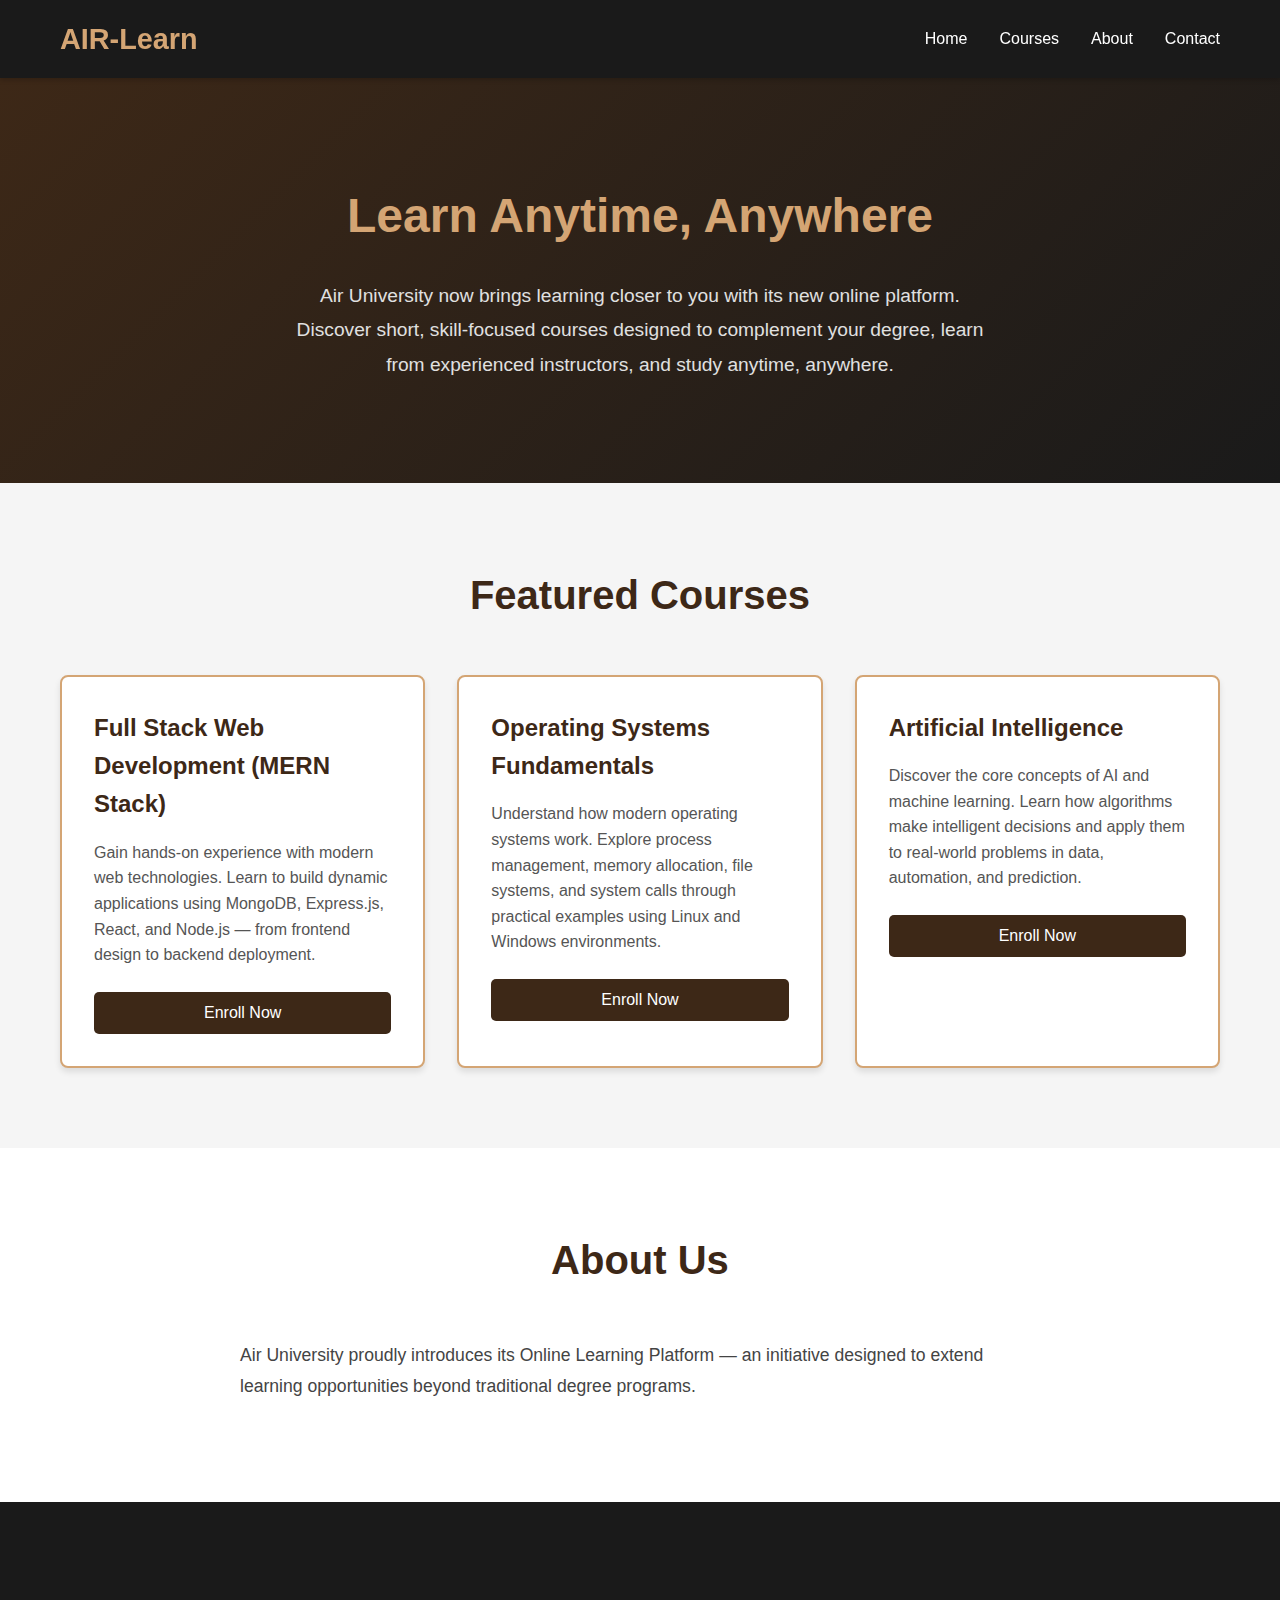
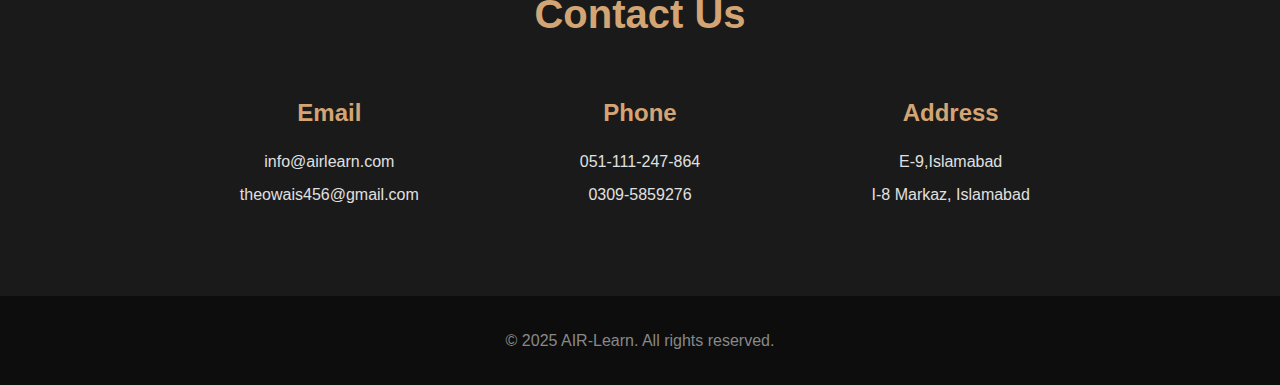
<file: Lab2/index.html>
<!DOCTYPE html>
<html lang="en">

<head>
    <meta charset="UTF-8">
    <meta name="viewport" content="width=device-width, initial-scale=1.0">
    <title>AIR-Learn - Online Learning Platform</title>
    <link rel="stylesheet" href="styles.css">
</head>

<body>
   
    <nav class="navbar">
        <div class="container">
            <div class="logo">AIR-Learn</div>
            <ul class="nav-links">
                <li><a href="#home">Home</a></li>
                <li><a href="#courses">Courses</a></li>
                <li><a href="#about">About</a></li>
                <li><a href="#contact">Contact</a></li>
            </ul>
        </div>
    </nav>

  
    <section class="hero" id="home">
        <div class="container">
            <h1 class="hero-title">Learn Anytime, Anywhere</h1>
            <p class="hero-description">
                Air University now brings learning closer to you with its new online platform. Discover short,
                skill-focused courses designed to complement your degree, learn from experienced instructors, and study
                anytime, anywhere.
            </p>
        </div>
    </section>

    <section class="courses" id="courses">
        <div class="container">
            <h2 class="section-title">Featured Courses</h2>
            <div class="course-grid">

                
                <div class="course-card">
                    <h3 class="course-title">Full Stack Web Development (MERN Stack)</h3>
                    <p class="course-description">
                        Gain hands-on experience with modern web technologies. Learn to build
                        dynamic applications using MongoDB, Express.js, React, and Node.js —
                        from frontend design to backend deployment.
                    </p>
                    <button class="enroll-btn">Enroll Now</button>
                </div>

               
                <div class="course-card">
                    <h3 class="course-title">Operating Systems Fundamentals</h3>
                    <p class="course-description">
                        Understand how modern operating systems work. Explore process management,
                        memory allocation, file systems, and system calls through practical examples
                        using Linux and Windows environments.
                    </p>
                    <button class="enroll-btn">Enroll Now</button>
                </div>

               
                <div class="course-card">
                    <h3 class="course-title">Artificial Intelligence </h3>
                    <p class="course-description">
                        Discover the core concepts of AI and machine learning. Learn how algorithms
                        make intelligent decisions and apply them to real-world problems in data,
                        automation, and prediction.
                    </p>
                    <button class="enroll-btn">Enroll Now</button>
                </div>

            </div>
        </div>
    </section>


    <section class="about" id="about">
        <div class="container">
            <h2 class="section-title">About Us</h2>
            <div class="about-content">
                <p>
                    Air University proudly introduces its Online Learning Platform — an initiative
                    designed to extend learning opportunities beyond traditional degree programs.
                </p>
               
            </div>
        </div>
    </section>

    <section class="contact" id="contact">
        <div class="container">
            <h2 class="section-title">Contact Us</h2>
            <div class="contact-info">
                <div class="contact-item">
                    <h3>Email</h3>
                    <p>info@airlearn.com</p>
                    <p>theowais456@gmail.com</p>
                </div>
                <div class="contact-item">
                    <h3>Phone</h3>
                    <p>051-111-247-864</p>
                    <p>0309-5859276</p>
                </div>
                <div class="contact-item">
                    <h3>Address</h3>
                    <p>E-9,Islamabad</p>
                    <p>I-8 Markaz, Islamabad</p>
                </div>
            </div>
        </div>
    </section>

    <footer class="footer">
        <div class="container">
            <p>&copy; 2025 AIR-Learn. All rights reserved.</p>
        </div>
    </footer>
</body>

</html>
</file>
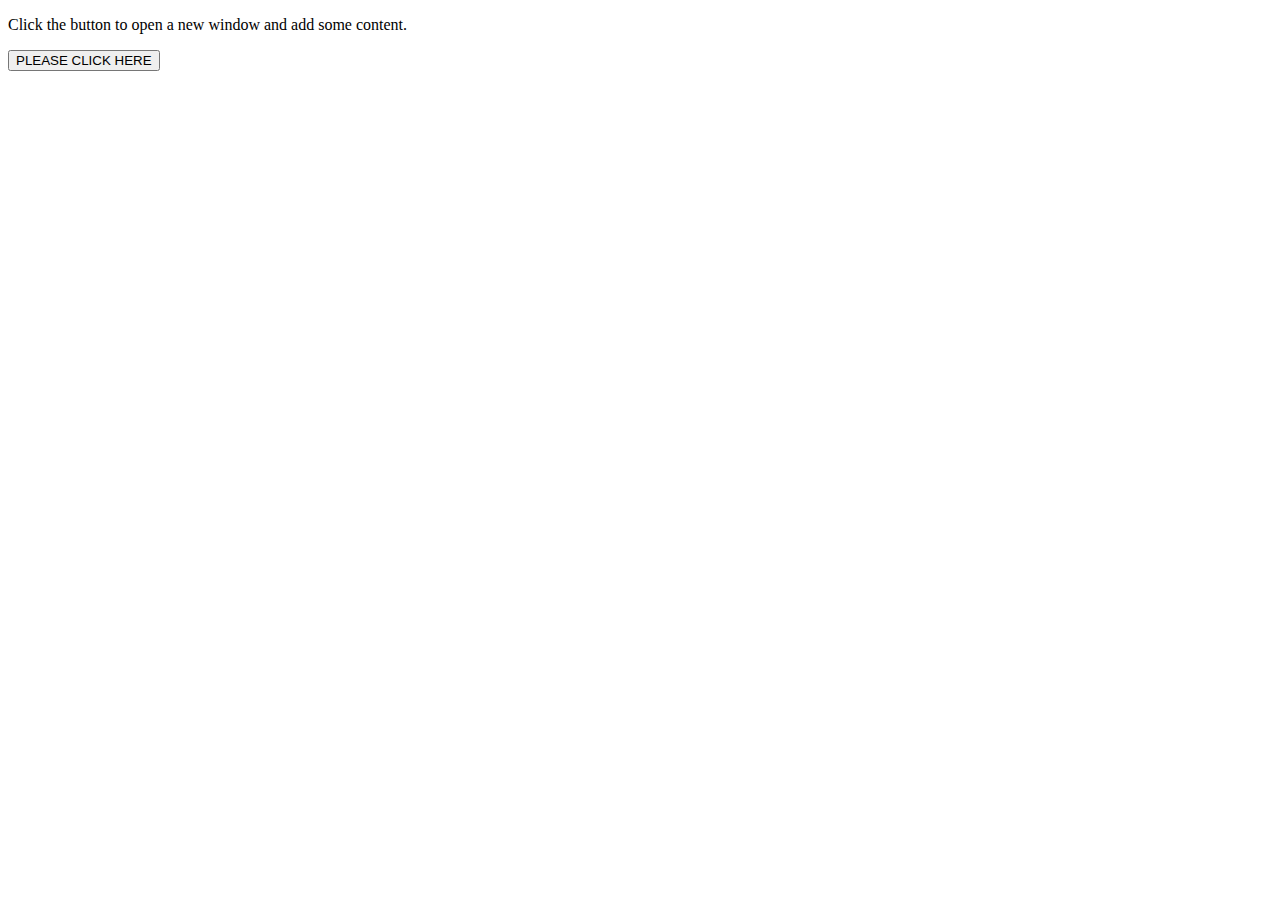
<file: Lab 3-Javascript/activites5.html>
<!DOCTYPE html>
<html lang="en">

<head>
    <meta charset="UTF-8">
    <meta name="viewport" content="width=device-width, initial-scale=1.0">
    <title>Document</title>
</head>

<body>
    <p>Click the button to open a new window and add some content.</p>
    <button onclick="myFunction()">PLEASE CLICK HERE</button>
    <script>
        function myFunction() {
            var w = window.open();
            w.document.open();
            w.document.write("<h2>KYA HAAL HYY JEE METO FULL STACK KI LAB KRHA HUN</h2>");
            w.document.close();
        }
    </script>

</body>

</html>
</file>
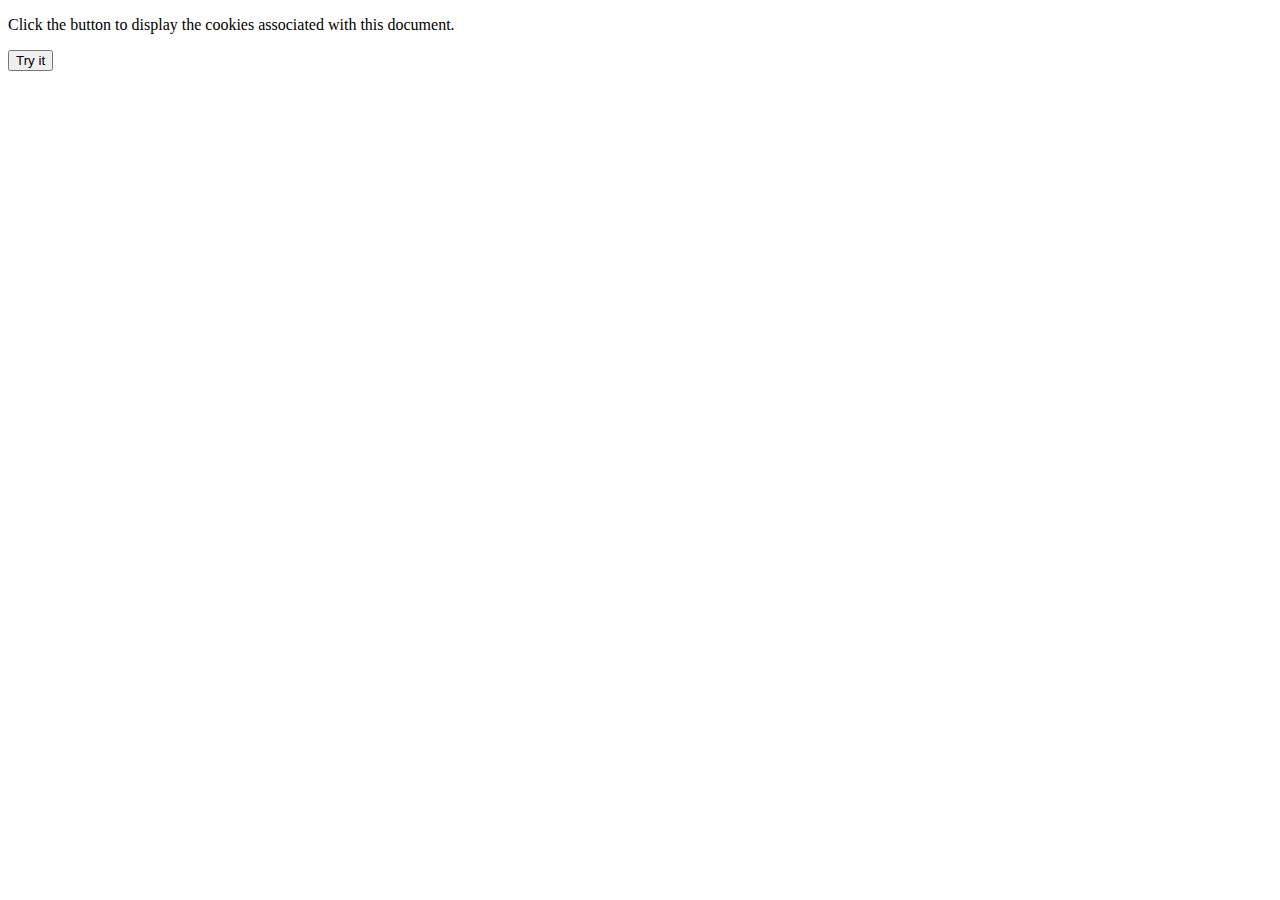
<file: Lab 3-Javascript/activities1.html>
<!DOCTYPE html>
<html lang="en">
<head>
    <meta charset="UTF-8">
    <meta name="viewport" content="width=device-width, initial-scale=1.0">
    <title>Document</title>
</head>
<body>
    <p id="demo">Click the button to display the cookies associated with this document.</p>
<button onclick="myFunction()">Try it</button>
<script>
    function myFunction() {
        document.getElementById("demo").innerHTML = "Cookies associated with this document : " + document.cookie;
    }
</script>
</body>
</html>
</file>
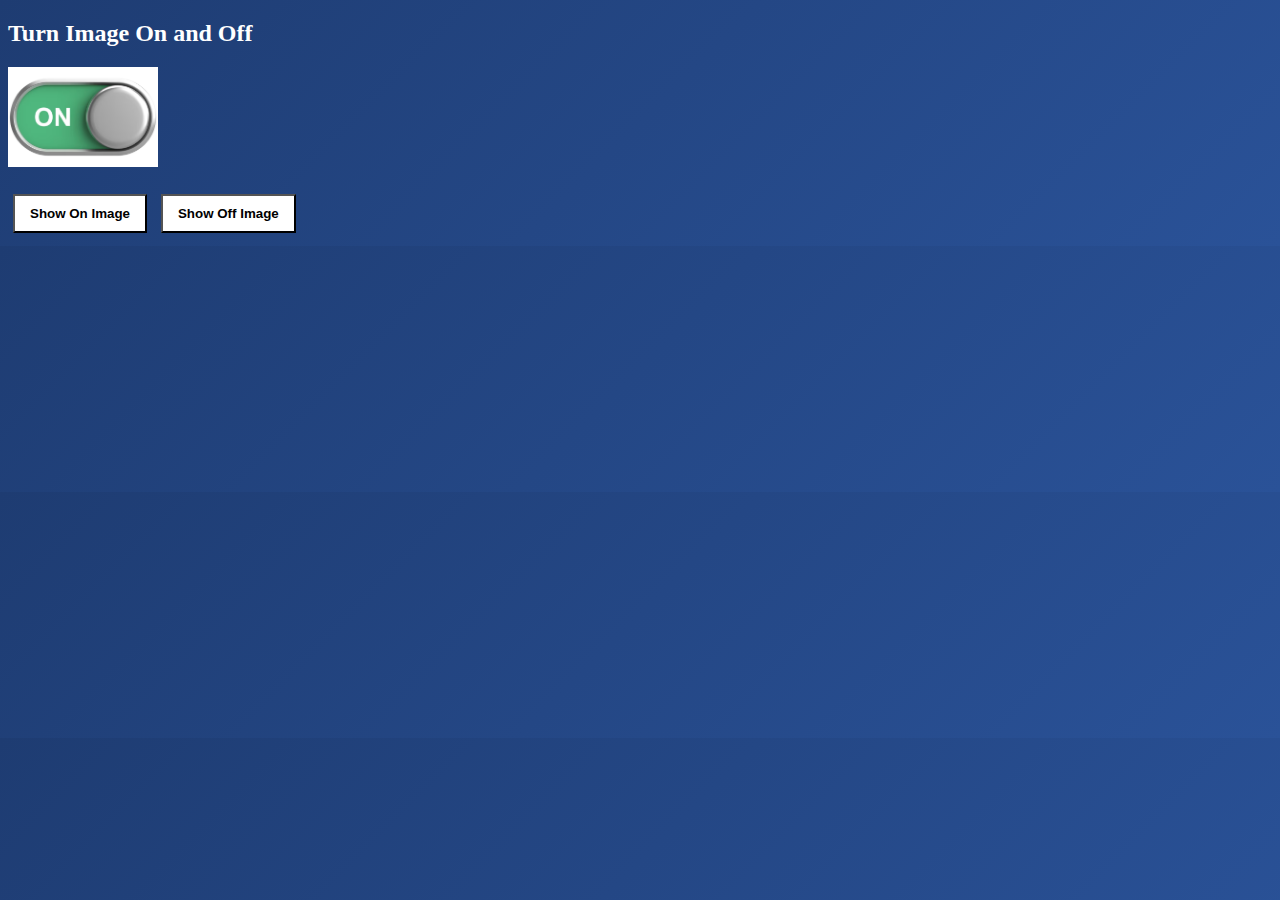
<file: Lab 3-Javascript/task1.html>
<!DOCTYPE html>
<html>
<head>
  <title>Task 1</title>
  <style>
    body {
    
      background: linear-gradient(135deg, #1e3c72, #2a5298);
    }
    button {
      padding: 10px 15px;
      margin: 5px;
      background-color: #fff;
      font-weight: bold;
    }
  </style>
</head>
<body>
  <h2 style="color: white;">Turn Image On and Off</h2>

  
  <img id="myImage" src="images/on.jpg" style="width:150px">

  <br><br>
  <button onclick="turnOn()">Show On Image</button>
  <button onclick="turnOff()">Show Off Image</button>

  <script>
    function turnOn() {
      document.getElementById("myImage").src = "images/on.jpg"; 
    }
    function turnOff() {
      document.getElementById("myImage").src = "images/off.png"; 
    }
  </script>
</body>
</html>
</file>
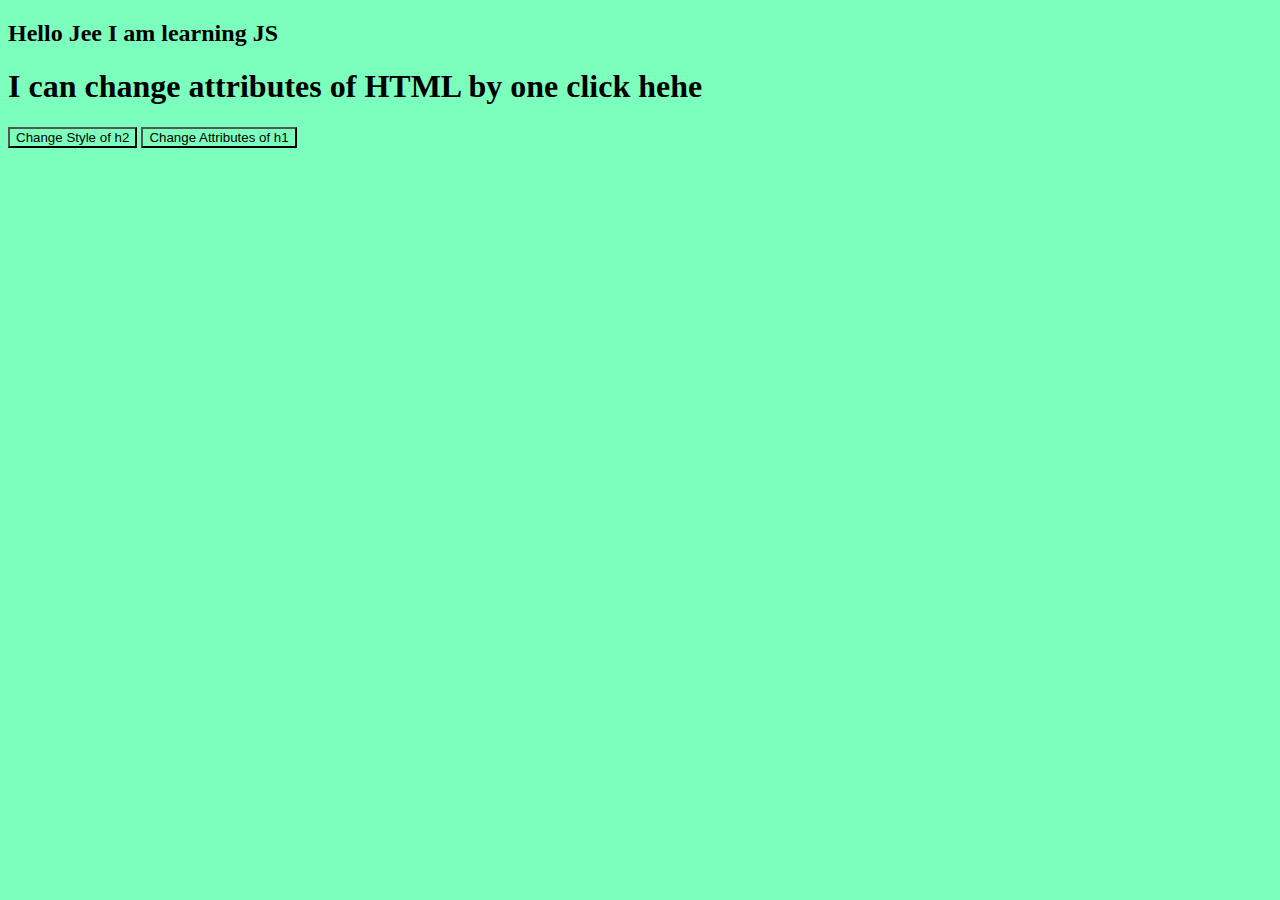
<file: Lab 3-Javascript/task2.html>
<!DOCTYPE html>
<html>
<head>
  <title>Task 2</title>
  <style>
    *{
      background-color: rgb(124, 255, 189);
    }
  </style>
</head>

<body>

  <h2 id="demo">Hello Jee I am learning JS</h2>
  <h1 id="second">I can change attributes of HTML by one click hehe</h1>
  <button onclick="changeStyle()">Change Style of h2</button>
  <button onclick="changeAttributes()">Change Attributes of h1 </button>

  <script>
    function changeStyle() {
      let element = document.getElementById("demo");
      element.style.color = "black";
      element.style.fontSize = "30px";
      element.style.backgroundColor = "red";
    }
    function changeAttributes() {
      let element = document.getElementById("second");
      element.setAttribute("style", "color: black; font-size: 30px; background-color: aqua;");
    }
  </script>
</body>
</html>
</file>
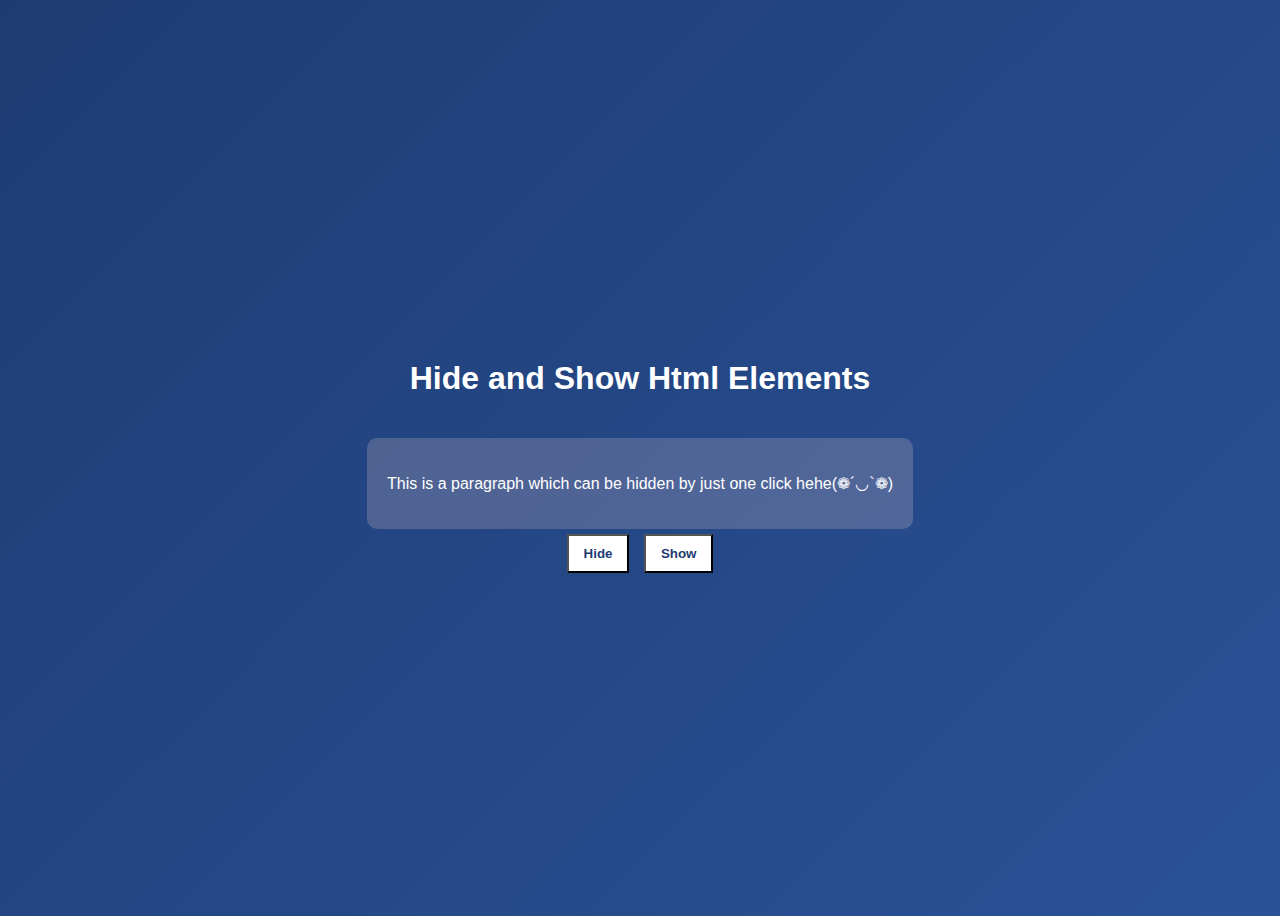
<file: Lab 3-Javascript/task3.html>
<!DOCTYPE html>
<html lang="en">
<head>
  <meta charset="UTF-8">
  <meta name="viewport" content="width=device-width, initial-scale=1.0">
  <title>Hide and Show Elements</title>
  <style>
    body {
      font-family: Arial, sans-serif;
      background: linear-gradient(135deg, #1e3c72, #2a5298);
      height: 100vh;
      display: flex;
      justify-content: center;
      align-items: center;
      flex-direction: column;
      color: white;
    }

    #elements {
      margin-top: 20px;
      padding: 20px;
      background: #fddcdc33;
      border-radius: 10px;
      text-align: center;
    }

    button {
      padding: 10px 15px;
      margin: 5px;
      background-color: #fff;
      color: #1e3c72;
      font-weight: bold;
    }

  </style>
</head>
<body>

  <h1>Hide and Show Html Elements</h1>

  <div id="elements">
    <p>This is a paragraph which can be hidden by just one click hehe(❁´◡`❁)</p>
  </div>

  <div>
    <button onclick="hideElement()">Hide</button>
    <button onclick="showElement()">Show</button>
  </div>

  <script>
    const content = document.getElementById("elements");

 
    function hideElement() {
      content.style.display = "none";
    }

    function showElement() {
      content.style.display = "block";
    }

  </script>

</body>
</html>
</file>
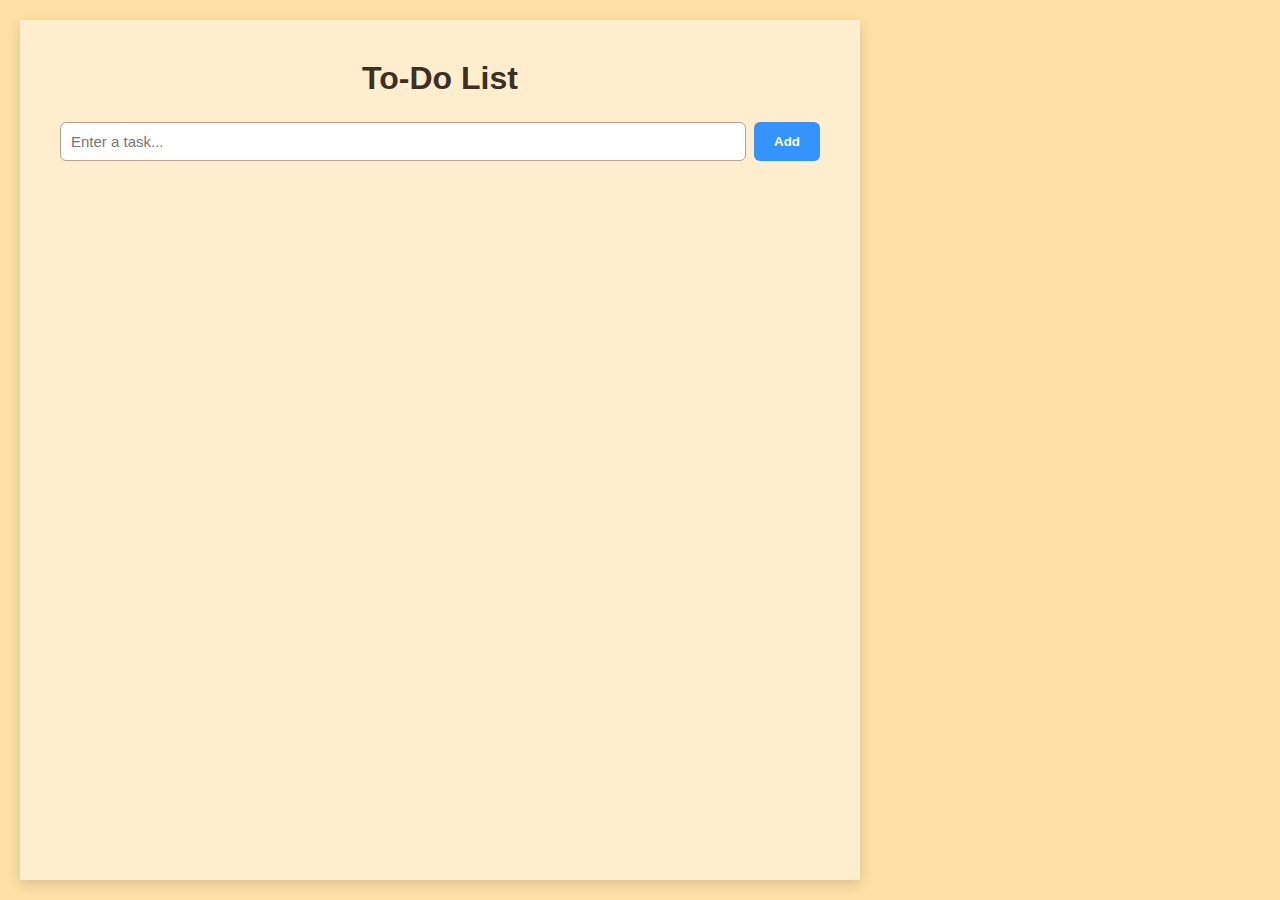
<file: Lab 3-Javascript/task4.html>
<!DOCTYPE html>
<html lang="en">
<head>
  <meta charset="UTF-8" />
  <meta name="viewport" content="width=device-width, initial-scale=1.0" />
  <title>To-Do List</title>
  <style>
    * {
      margin: 0;
      padding: 0;
      box-sizing: border-box;
    }

    body {
      font-family: Arial, sans-serif;
    background: #ffe1a5;    
      min-height: 100vh;
      display: flex;
      padding: 20px;
    
      
    }

    .container {
      background: #ffeecd;
      padding: 40px;
      width: 400%;
      max-width: 840px;
      box-shadow: 0 4px 12px rgba(0, 0, 0, 0.15);
    }

    h1 {
      text-align: center;
      color: #3e2f23;
      margin-bottom: 25px;
    }

    .input-container {
      display: flex;
      gap: 8px;
      margin-bottom: 25px;
    }

    #taskInput {
      flex: 1;
      padding: 10px;
      border: 1.5px solid #bca18d;
      border-radius: 6px;
      font-size: 15px;
      outline: none;
    }

    #taskInput:focus {
      border-color: #8c6a53;
    }

    #addBtn {
      padding: 10px 20px;
      background-color: #3593ff;
      color: white;
      border: none;
      border-radius: 6px;
      cursor: pointer;
      font-weight: bold;
    }

    
    ul {
      list-style: none;
    }

    .task-item {
      display: flex;
      justify-content: space-between;
      align-items: center;
      background: #f9f5f2;
      padding: 12px 14px;
      border-radius: 6px;
      margin-bottom: 10px;
    }

    .task-text {
      color: #3b2d23;
      font-size: 15px;
      word-break: break-word;
    }

    .delete-btn {
      background: #ff2600;
      color: white;
      border: none;
      border-radius: 4px;
      padding: 6px 10px;
      cursor: pointer;
      font-size: 13px;
    }


    .empty-message {
      text-align: center;
      color: #85746a;
      font-style: italic;
      padding: 15px;
    }
  </style>
</head>
<body>
  <div class="container">
    <h1>To-Do List </h1>
    <div class="input-container">
      <input type="text" id="taskInput" placeholder="Enter a task..." />
      <button id="addBtn">Add</button>
    </div>
    <ul id="taskList"></ul>
  </div>

  <script src="task4.js"></script>
</body>
</html>
</file>
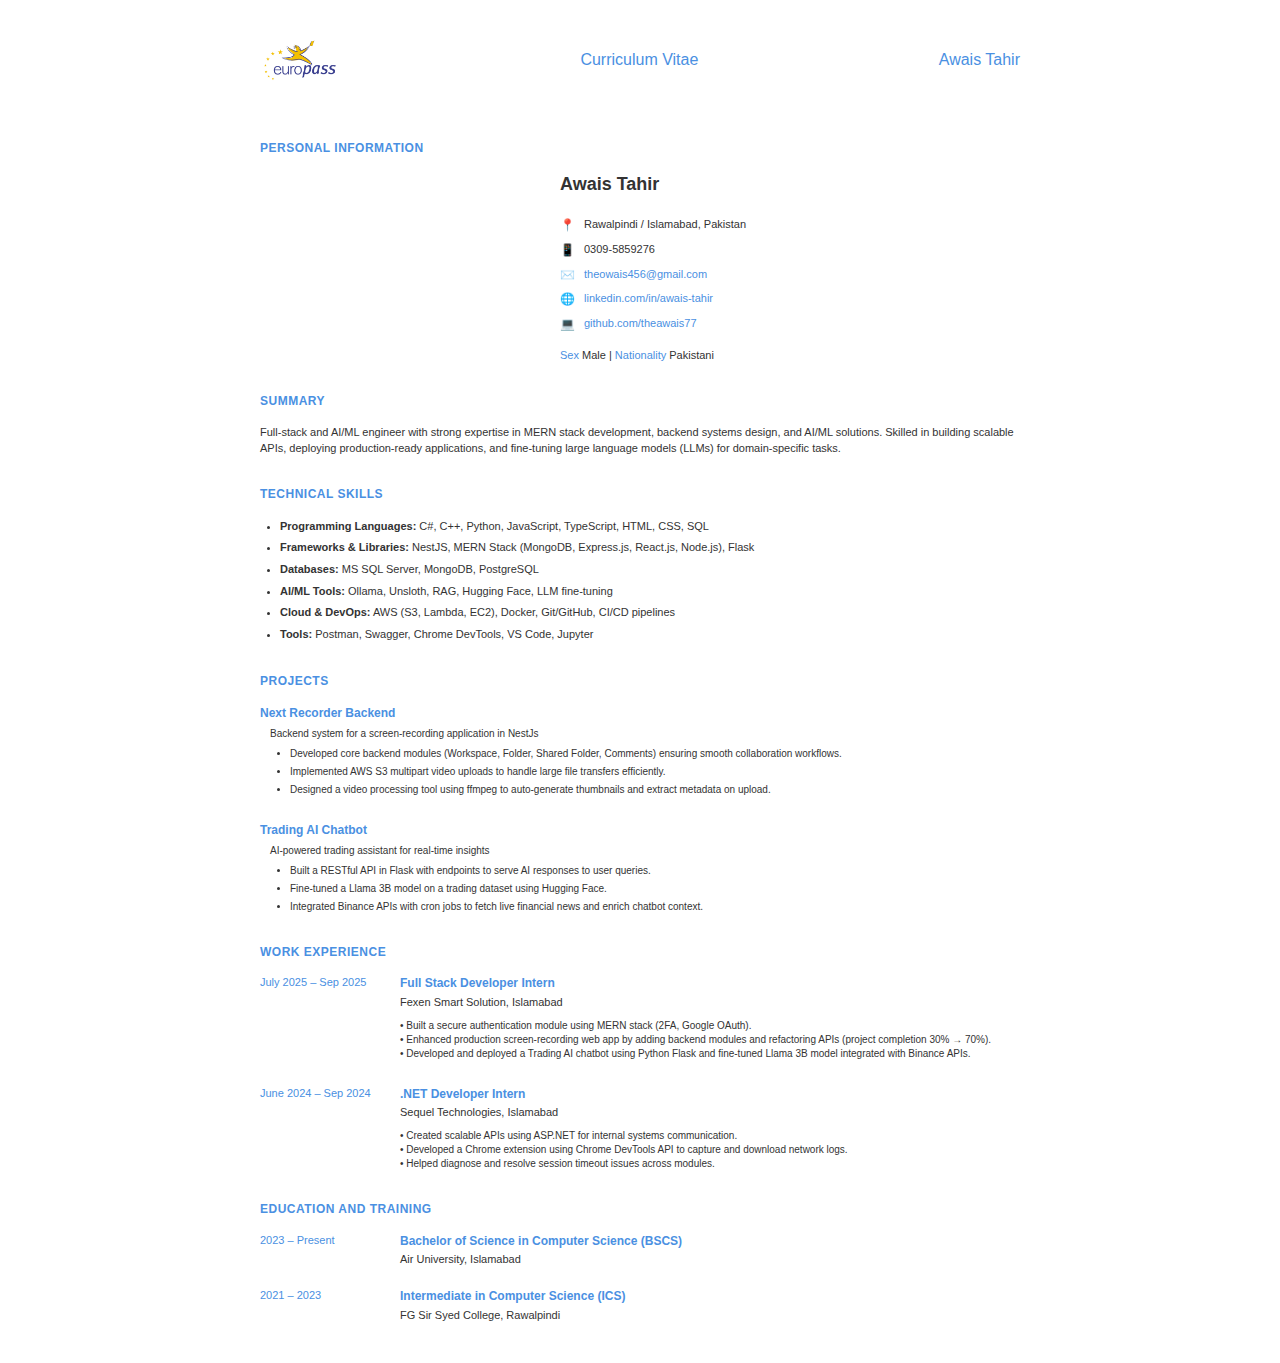
<file: Lab1/cv.html>
<!DOCTYPE html>
<html lang="en">
  <head>
    <meta charset="UTF-8" />
    <meta name="viewport" content="width=device-width, initial-scale=1.0" />
    <title>Awais Tahir - CV</title>
    <link rel="stylesheet" href="style.css" />
  </head>
  <body>
    <div class="container">
     
      <div class="header">
  <div class="europass-logo">
    <img src="images/logo.png" alt="Europass Logo" class="logo-img" />
  </div>
  <div class="cv-title">Curriculum Vitae</div>
  <div class="name-right">Awais Tahir</div>
</div>


<div class="personal-section">
        <div class="section-header">PERSONAL INFORMATION</div>
        <div class="personal-content">
          <div class="personal-left"></div>
          <div class="personal-right">
            <div class="main-name">Awais Tahir</div>

            <div class="contact-item">
              <div class="contact-icon">📍</div>
              <div>Rawalpindi / Islamabad, Pakistan</div>
            </div>

            <div class="contact-item">
              <div class="contact-icon">📱</div>
              <div>0309-5859276</div>
            </div>

            <div class="contact-item">
              <div class="contact-icon">✉️</div>
              <div>
                <a href="mailto:theowais456@gmail.com" class="contact-text">
                  theowais456@gmail.com
                </a>
              </div>
            </div>

            <div class="contact-item">
              <div class="contact-icon">🌐</div>
              <div>
                <a href="https://linkedin.com/in/awais-tahir" class="contact-text">
                  linkedin.com/in/awais-tahir
                </a>
              </div>
            </div>

            <div class="contact-item">
              <div class="contact-icon">💻</div>
              <div>
                <a href="https://github.com/theawais77" class="contact-text">
                  github.com/theawais77
                </a>
              </div>
            </div>

            <div class="personal-info">
              <span>Sex</span> Male | <span>Nationality</span> Pakistani
            </div>
          </div>
        </div>
      </div>

      <!-- Summary -->
      <div class="summary-section">
        <div class="section-header">SUMMARY</div>
        <div class="summary-content">
          Full-stack and AI/ML engineer with strong expertise in MERN stack
          development, backend systems design, and AI/ML solutions. Skilled in
          building scalable APIs, deploying production-ready applications, and
          fine-tuning large language models (LLMs) for domain-specific tasks.
        </div>
      </div>

      
      <div class="skills-section">
        <div class="section-header">TECHNICAL SKILLS</div>
        <div class="skills-content">
          <div class="skills-list">
            <ul>
              <li><strong>Programming Languages:</strong> C#, C++, Python, JavaScript, TypeScript, HTML, CSS, SQL</li>
              <li><strong>Frameworks & Libraries:</strong> NestJS, MERN Stack (MongoDB, Express.js, React.js, Node.js), Flask</li>
              <li><strong>Databases:</strong> MS SQL Server, MongoDB, PostgreSQL</li>
              <li><strong>AI/ML Tools:</strong> Ollama, Unsloth, RAG, Hugging Face, LLM fine-tuning</li>
              <li><strong>Cloud & DevOps:</strong> AWS (S3, Lambda, EC2), Docker, Git/GitHub, CI/CD pipelines</li>
              <li><strong>Tools:</strong> Postman, Swagger, Chrome DevTools, VS Code, Jupyter</li>
            </ul>
          </div>
        </div>
      </div>

     
      <div class="projects-section">
        <div class="section-header">PROJECTS</div>

        <div class="project-entry">
          <div class="project-title">Next Recorder Backend</div>
          <div class="project-description">
            Backend system for a screen-recording application in NestJs
            <ul>
              <li>Developed core backend modules (Workspace, Folder, Shared Folder, Comments) ensuring smooth collaboration workflows.</li>
              <li>Implemented AWS S3 multipart video uploads to handle large file transfers efficiently.</li>
              <li>Designed a video processing tool using ffmpeg to auto-generate thumbnails and extract metadata on upload.</li>
            </ul>
          </div>
        </div>

        <div class="project-entry">
          <div class="project-title">Trading AI Chatbot</div>
          <div class="project-description">
            AI-powered trading assistant for real-time insights
            <ul>
              <li>Built a RESTful API in Flask with endpoints to serve AI responses to user queries.</li>
              <li>Fine-tuned a Llama 3B model on a trading dataset using Hugging Face.</li>
              <li>Integrated Binance APIs with cron jobs to fetch live financial news and enrich chatbot context.</li>
            </ul>
          </div>
        </div>
      </div>

     
      <div class="work-section">
        <div class="section-header">WORK EXPERIENCE</div>

        <div class="job-entry">
          <div class="job-dates">July 2025 – Sep 2025</div>
          <div class="job-content">
            <div class="job-title">Full Stack Developer Intern</div>
            <div class="job-company">Fexen Smart Solution, Islamabad</div>
            <div class="job-description">
              • Built a secure authentication module using MERN stack (2FA, Google OAuth).<br />
              • Enhanced production screen-recording web app by adding backend modules and refactoring APIs (project completion 30% → 70%).<br />
              • Developed and deployed a Trading AI chatbot using Python Flask and fine-tuned Llama 3B model integrated with Binance APIs.
            </div>
          </div>
        </div>

        <div class="job-entry">
          <div class="job-dates">June 2024 – Sep 2024</div>
          <div class="job-content">
            <div class="job-title">.NET Developer Intern</div>
            <div class="job-company">Sequel Technologies, Islamabad</div>
            <div class="job-description">
              • Created scalable APIs using ASP.NET for internal systems communication.<br />
              • Developed a Chrome extension using Chrome DevTools API to capture and download network logs.<br />
              • Helped diagnose and resolve session timeout issues across modules.
            </div>
          </div>
        </div>
      </div>

      
      <div class="education-section">
        <div class="section-header">EDUCATION AND TRAINING</div>

        <div class="education-entry">
          <div class="education-dates">2023 – Present</div>
          <div class="education-content">
            <div class="education-degree">Bachelor of Science in Computer Science (BSCS)</div>
            <div class="education-institution">Air University, Islamabad</div>
          </div>
        </div>

        <div class="education-entry">
          <div class="education-dates">2021 – 2023</div>
          <div class="education-content">
            <div class="education-degree">Intermediate in Computer Science (ICS)</div>
            <div class="education-institution">FG Sir Syed College, Rawalpindi</div>
          </div>
        </div>
      </div>
    </div>
  </body>
</html>
</file>
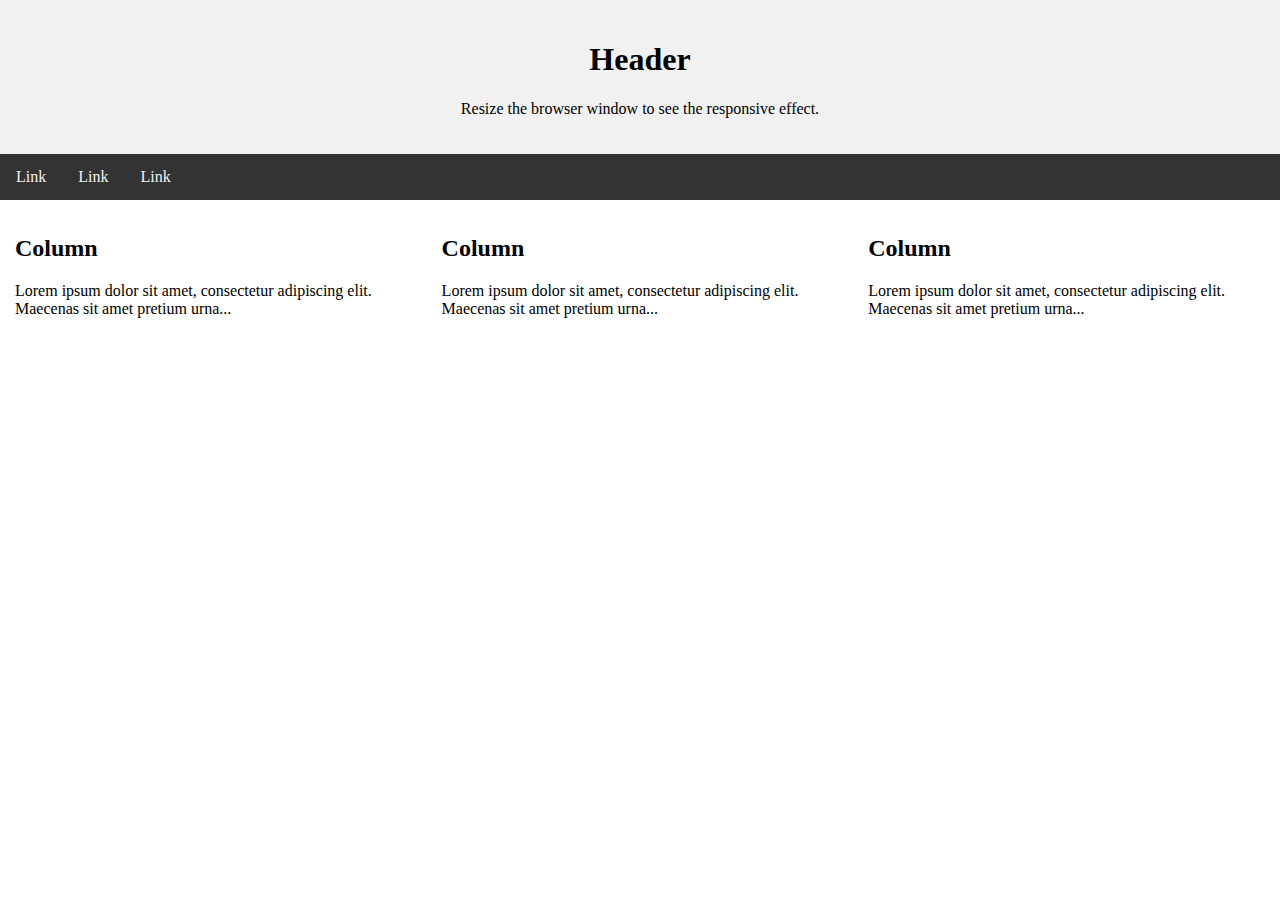
<file: Lab2 & 3/lab3examples.html>
<!DOCTYPE html>
<html lang="en">
<head>
  <title>CSS Website Layout</title>
  <meta charset="utf-8">
  <meta name="viewport" content="width=device-width, initial-scale=1">
  <style>
    * {
      box-sizing: border-box;
    }

    body {
      margin: 0;
    }

    /* Header */
    .header {
      background-color: #f1f1f1;
      padding: 20px;
      text-align: center;
    }

    /* Top navigation bar */
    .topnav {
      overflow: hidden;
      background-color: #333;
    }

    /* Topnav links */
    .topnav a {
      float: left;
      display: block;
      color: #f2f2f2;
      text-align: center;
      padding: 14px 16px;
      text-decoration: none;
    }

    .topnav a:hover {
      background-color: #ddd;
      color: black;
    }

    /* Columns */
    .column {
      float: left;
      width: 33.33%;
      padding: 15px;
    }

    /* Clear floats */
    .row:after {
      content: "";
      display: table;
      clear: both;
    }

    /* Responsive layout */
    @media screen and (max-width:600px) {
      .column {
        width: 100%;
      }
    }
  </style>
</head>
<body>

  <div class="header">
    <h1>Header</h1>
    <p>Resize the browser window to see the responsive effect.</p>
  </div>

  <div class="topnav">
    <a href="#">Link</a>
    <a href="#">Link</a>
    <a href="#">Link</a>
  </div>

  <div class="row">
    <div class="column">
      <h2>Column</h2>
      <p>Lorem ipsum dolor sit amet, consectetur adipiscing elit. Maecenas sit amet pretium urna...</p>
    </div>
    <div class="column">
      <h2>Column</h2>
      <p>Lorem ipsum dolor sit amet, consectetur adipiscing elit. Maecenas sit amet pretium urna...</p>
    </div>
    <div class="column">
      <h2>Column</h2>
      <p>Lorem ipsum dolor sit amet, consectetur adipiscing elit. Maecenas sit amet pretium urna...</p>
    </div>
  </div>

</body>
</html>
</file>
<file: Lab2/styles.css>
* {
    margin: 0;
    padding: 0;
    box-sizing: border-box;
}

body {
    font-family: 'Segoe UI', Tahoma, Geneva, Verdana, sans-serif;
    line-height: 1.6;
    color: #2c2c2c;
}

.container {
    max-width: 1200px;
    margin: 0 auto;
    padding: 0 20px;
}


.navbar {
    background-color: #1a1a1a;
    padding: 1rem 0;
    position: sticky;
    top: 0;
    z-index: 100;
    box-shadow: 0 2px 5px rgba(0,0,0,0.2);
}

.navbar .container {
    display: flex;
    justify-content: space-between;
    align-items: center;
}

.logo {
    font-size: 1.8rem;
    font-weight: bold;
    color: #d4a574;
}

.nav-links {
    display: flex;
    list-style: none;
    gap: 2rem;
}

.nav-links a {
    color: #fff;
    text-decoration: none;
    font-size: 1rem;
}


.hero {
    background: linear-gradient(135deg, #3d2817 0%, #1a1a1a 100%);
    color: #fff;
    padding: 100px 0;
    text-align: center;
}

.hero-title {
    font-size: 3rem;
    margin-bottom: 1.5rem;
    color: #d4a574;
}

.hero-description {
    font-size: 1.2rem;
    max-width: 700px;
    margin: 0 auto;
    line-height: 1.8;
    color: #e0e0e0;
}


.courses {
    padding: 80px 0;
    background-color: #f5f5f5;
}

.section-title {
    text-align: center;
    font-size: 2.5rem;
    margin-bottom: 3rem;
    color: #3d2817;
}

.course-grid {
    display: grid;
    grid-template-columns: repeat(3, 1fr);
    gap: 2rem;
}

.course-card {
    background-color: #fff;
    padding: 2rem;
    border-radius: 8px;
    box-shadow: 0 4px 6px rgba(0,0,0,0.1);
    border: 2px solid #d4a574;
}

.course-title {
    font-size: 1.5rem;
    margin-bottom: 1rem;
    color: #3d2817;
}

.course-description {
    font-size: 1rem;
    color: #555;
    margin-bottom: 1.5rem;
    line-height: 1.6;
}

.enroll-btn {
    background-color: #3d2817;
    color: #fff;
    padding: 12px 30px;
    border: none;
    border-radius: 5px;
    font-size: 1rem;
    cursor: pointer;
    width: 100%;
}


.about {
    padding: 80px 0;
    background-color: #fff;
}

.about-content {
    max-width: 800px;
    margin: 0 auto;
}

.about-content p {
    font-size: 1.1rem;
    margin-bottom: 1.2rem;
    color: #444;
    line-height: 1.8;
}


.contact {
    padding: 80px 0;
    background-color: #1a1a1a;
    color: #fff;
}

.contact .section-title {
    color: #d4a574;
}

.contact-info {
    display: flex;
    justify-content: space-around;
    flex-wrap: wrap;
    gap: 2rem;
    max-width: 900px;
    margin: 0 auto;
}

.contact-item {
    text-align: center;
    flex: 1;
    min-width: 200px;
}

.contact-item h3 {
    font-size: 1.5rem;
    margin-bottom: 1rem;
    color: #d4a574;
}

.contact-item p {
    font-size: 1rem;
    margin-bottom: 0.5rem;
    color: #e0e0e0;
}


.footer {
    background-color: #0d0d0d;
    color: #888;
    text-align: center;
    padding: 2rem 0;
}


@media (max-width: 768px) {
    .nav-links {
        gap: 1rem;
        flex-wrap: wrap;
        justify-content: center;
    }

    .hero-title {
        font-size: 2rem;
    }

    .hero-description {
        font-size: 1rem;
    }

    .course-grid {
        grid-template-columns: 1fr;
    }

    .section-title {
        font-size: 2rem;
    }

    .contact-info {
        flex-direction: column;
    }
}

@media (max-width: 480px) {
    .navbar .container {
        flex-direction: column;
        gap: 1rem;
    }

    .hero {
        padding: 60px 0;
    }

    .hero-title {
        font-size: 1.8rem;
    }

    .courses,
    .about,
    .contact {
        padding: 50px 0;
    }
}
</file>
<file: Lab1/style.css>
* {
  margin: 0;
  padding: 0;
  box-sizing: border-box;
}

body {
  font-family: Arial, sans-serif;
  background-color: white;
  color: #333;
  line-height: 1.4;
  font-size: 11px;
}

.container {
  max-width: 800px;
  margin: 0 auto;
  background: white;
  padding: 20px;
}

.header {
  display: flex;
  justify-content: space-between;
  align-items: center;
  margin-bottom: 30px;
  padding-bottom: 10px;
}

.europass-logo {
  display: flex;
  align-items: center;
}

.logo-img {
  width: 80px;
  height: auto;      
  object-fit: contain;
}

.cv-title {
  text-align: center;
  color: #4a90e2;
  font-size: 16px;
  font-weight: normal;
  flex: 1;            
}

.name-right {
  color: #4a90e2;
  font-size: 16px;
  font-weight: normal;
  white-space: nowrap;
}


.section-header {
  color: #4a90e2;
  font-weight: bold;
  font-size: 12px;
  text-transform: uppercase;
  margin-bottom: 15px;
  letter-spacing: 0.5px;
}

.personal-section {
  margin-bottom: 30px;
}

.personal-content {
  display: flex;
  gap: 50px;
  align-items: flex-start;
}

.personal-left {
  width: 250px;
  flex-shrink: 0;
}

.personal-right {
  flex: 1;
}

.main-name {
  font-size: 18px;
  font-weight: bold;
  color: #333;
  margin-bottom: 20px;
}

.contact-item {
  display: flex;
  align-items: flex-start;
  margin-bottom: 8px;
  font-size: 11px;
}

.contact-icon {
  width: 16px;
  margin-right: 8px;
  color: #4a90e2;
  font-size: 12px;
  flex-shrink: 0;
}

.contact-text {
  color: #4a90e2;
  text-decoration: none;
}

.contact-text:hover {
  text-decoration: underline;
}

.personal-info {
  margin-top: 15px;
  font-size: 11px;
}

.personal-info span {
  color: #4a90e2;
}

.summary-section {
  margin-bottom: 25px;
  font-size: 11px;
  color: #333;
}


.skills-section {
  margin-top: 30px;
}

.skills-header {
  background: #4a90e2;
  height: 3px;
  margin-bottom: 20px;
}

.skills-content {
  display: block;
}

.skills-list {
  color: #333;
  font-size: 11px;
  line-height: 1.6;
}

.skills-list ul {
  list-style-type: disc;
  margin-left: 20px;
  margin-top: 10px;
}

.skills-list li {
  margin-bottom: 4px;
}


.projects-section {
  margin-top: 30px;
}

.projects-section .section-header {
  color: #4a90e2;
  font-weight: bold;
  font-size: 12px;
  text-transform: uppercase;
  margin-bottom: 15px;
  letter-spacing: 0.5px;
}

.project-entry {
  margin-bottom: 25px;
}

.project-title {
  font-weight: bold;
  color: #4a90e2;
  font-size: 12px;
  margin-bottom: 4px;
}

.project-description {
  color: #333;
  font-size: 10px;
  line-height: 1.5;
  margin-left: 10px;
}

.project-description ul {
  list-style-type: disc;
  margin-left: 20px;
  margin-top: 5px;
}

.project-description li {
  margin-bottom: 3px;
}


.work-section {
  margin-top: 30px;
}

.job-entry {
  display: flex;
  margin-bottom: 25px;
}

.job-dates {
  width: 140px;
  flex-shrink: 0;
  color: #4a90e2;
  font-size: 11px;
  padding-right: 15px;
}

.job-content {
  flex: 1;
}

.job-title {
  font-weight: bold;
  color: #4a90e2;
  font-size: 12px;
  margin-bottom: 3px;
}

.job-company {
  color: #333;
  font-size: 11px;
  margin-bottom: 8px;
}

.job-description {
  color: #333;
  font-size: 10px;
  line-height: 1.4;
}


.education-section {
  margin-top: 30px;
}

.education-entry {
  display: flex;
  margin-bottom: 20px;
}

.education-dates {
  width: 140px;
  flex-shrink: 0;
  color: #4a90e2;
  font-size: 11px;
  padding-right: 15px;
}

.education-content {
  flex: 1;
}

.education-degree {
  font-weight: bold;
  color: #4a90e2;
  font-size: 12px;
  margin-bottom: 3px;
}

.education-institution {
  color: #333;
  font-size: 11px;
}
</file>
